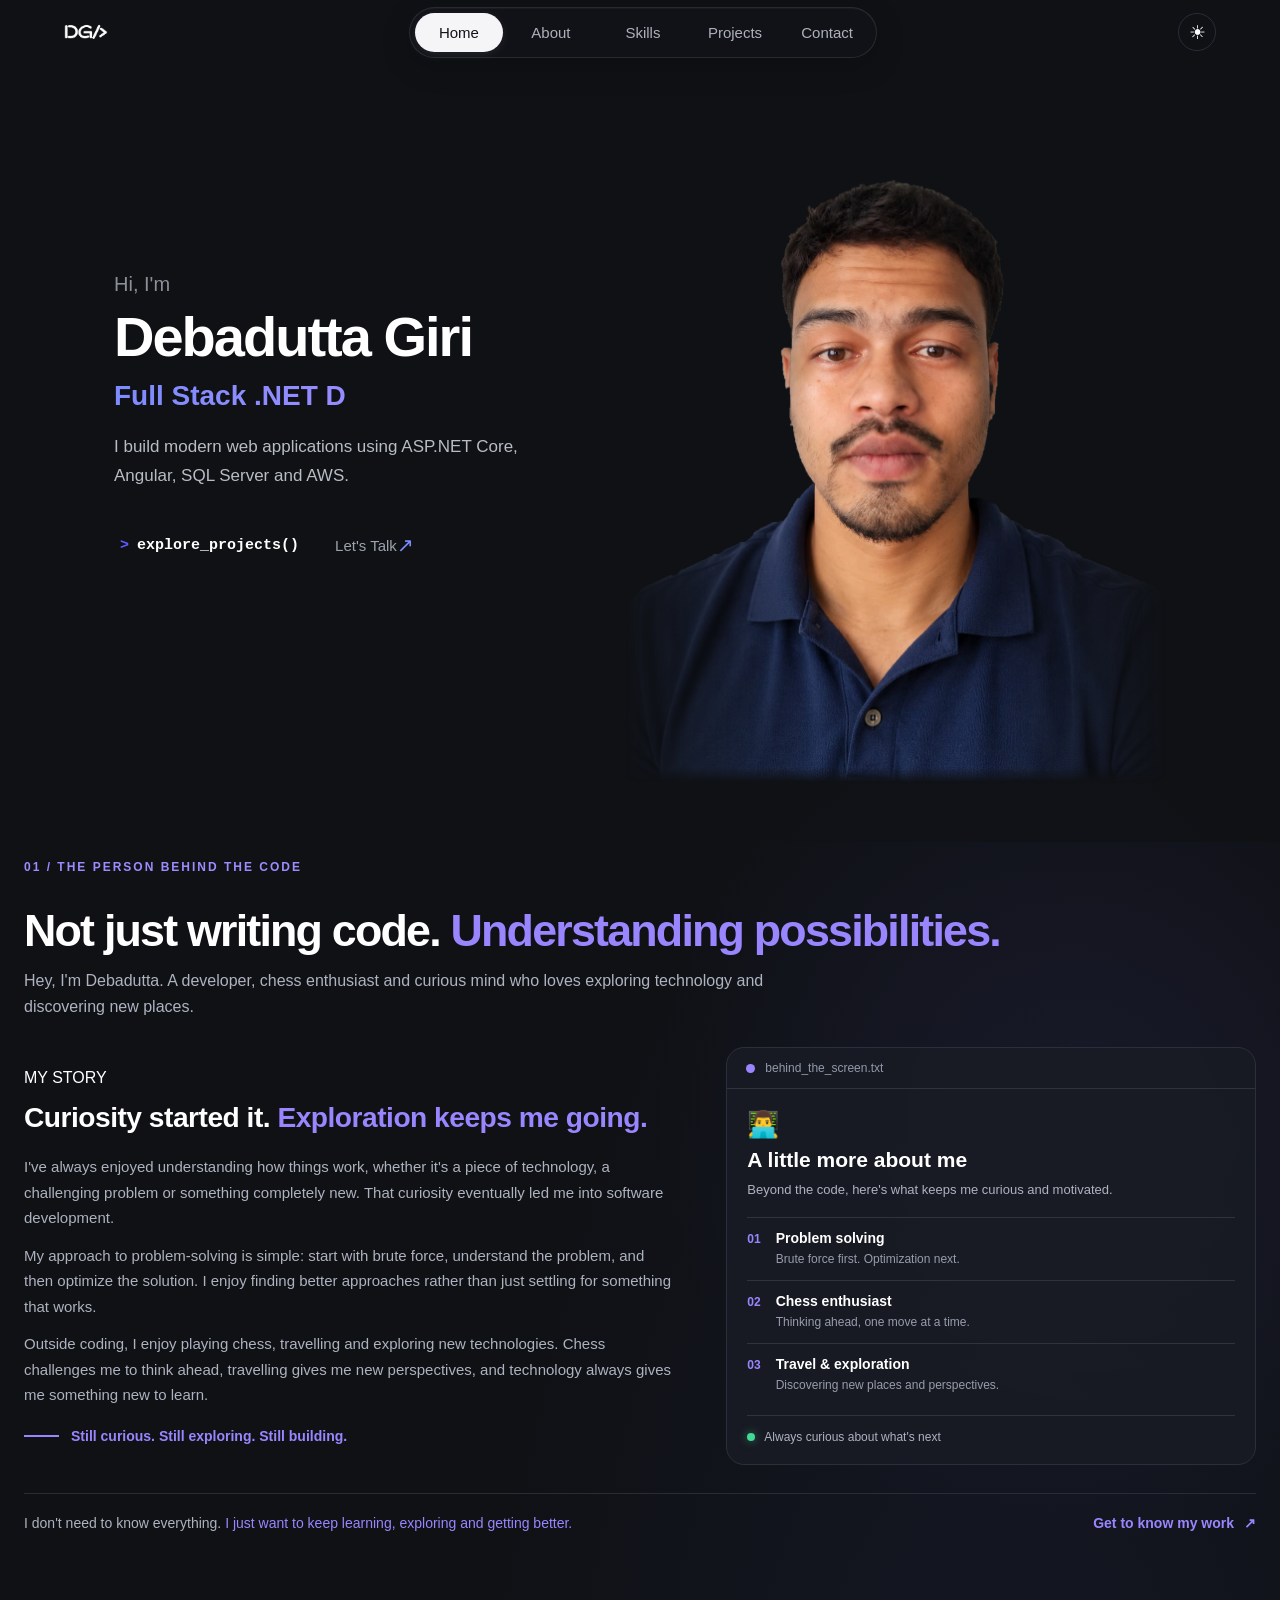
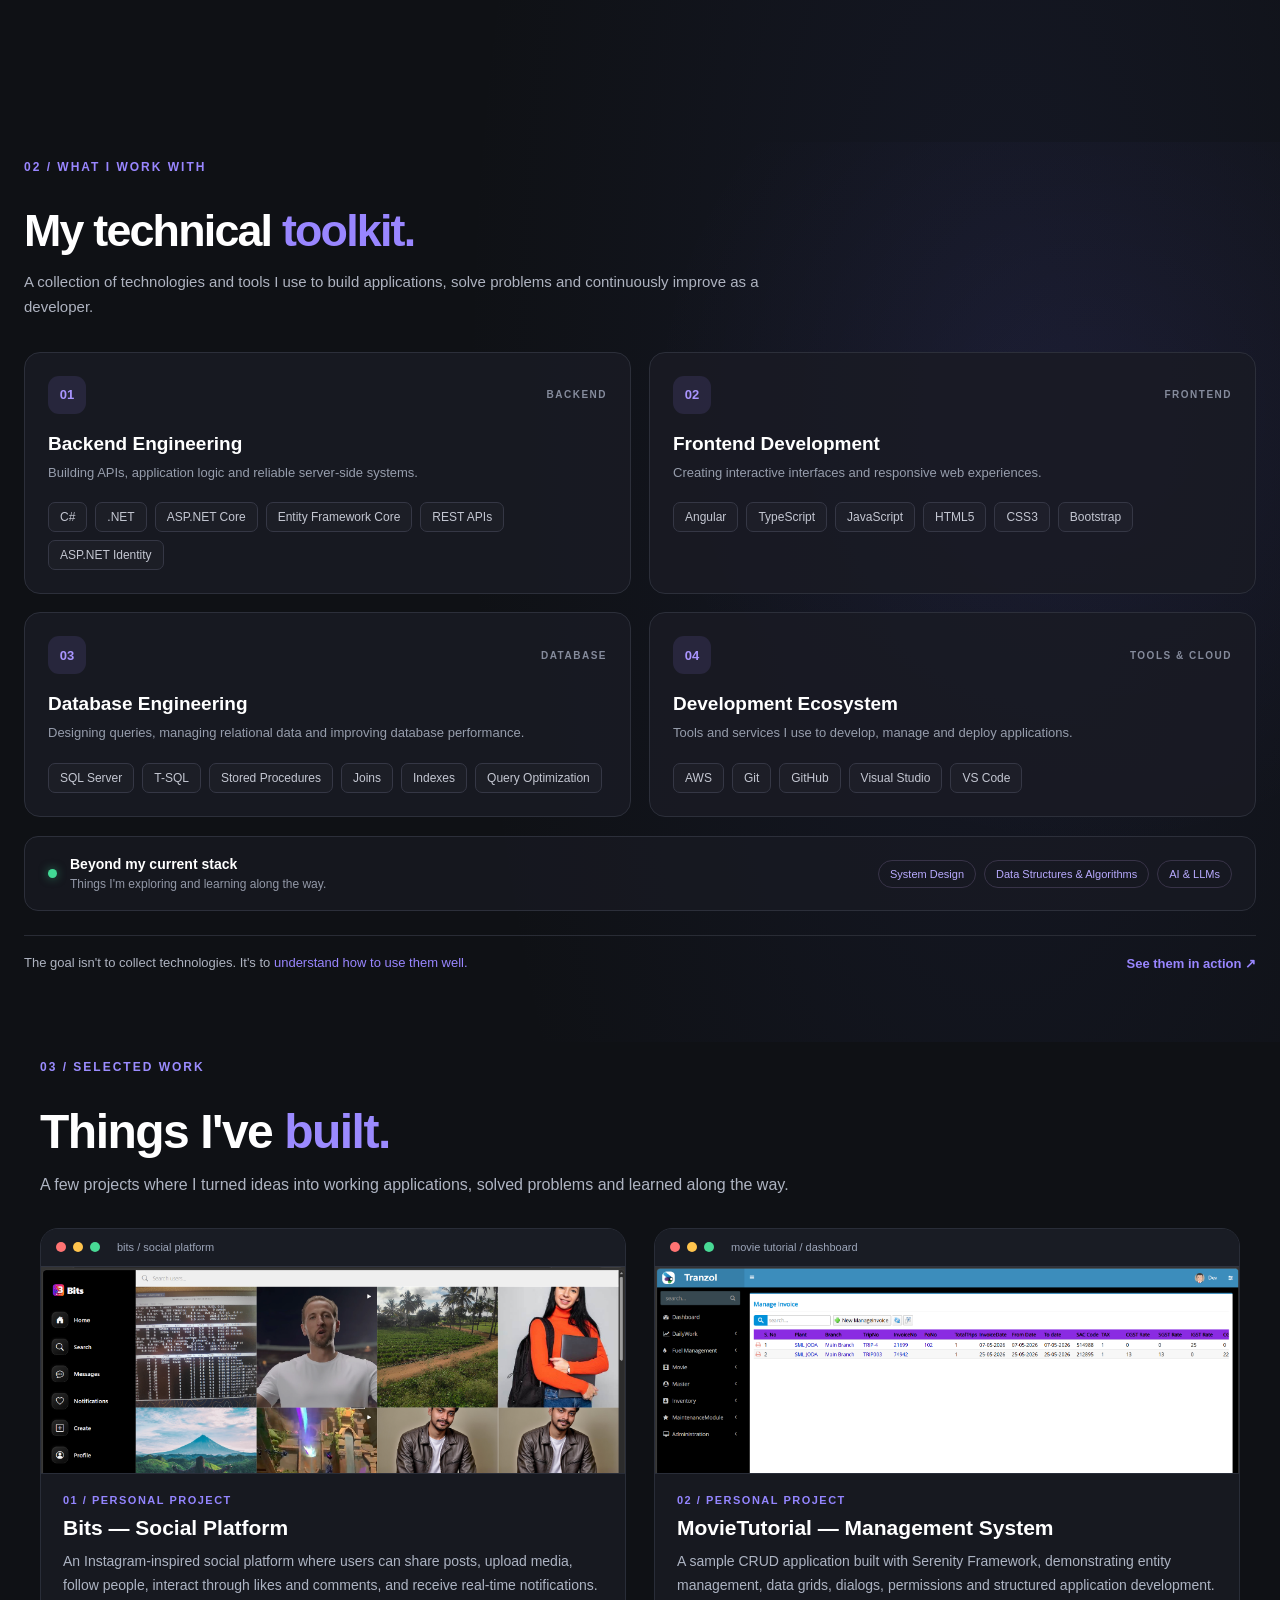
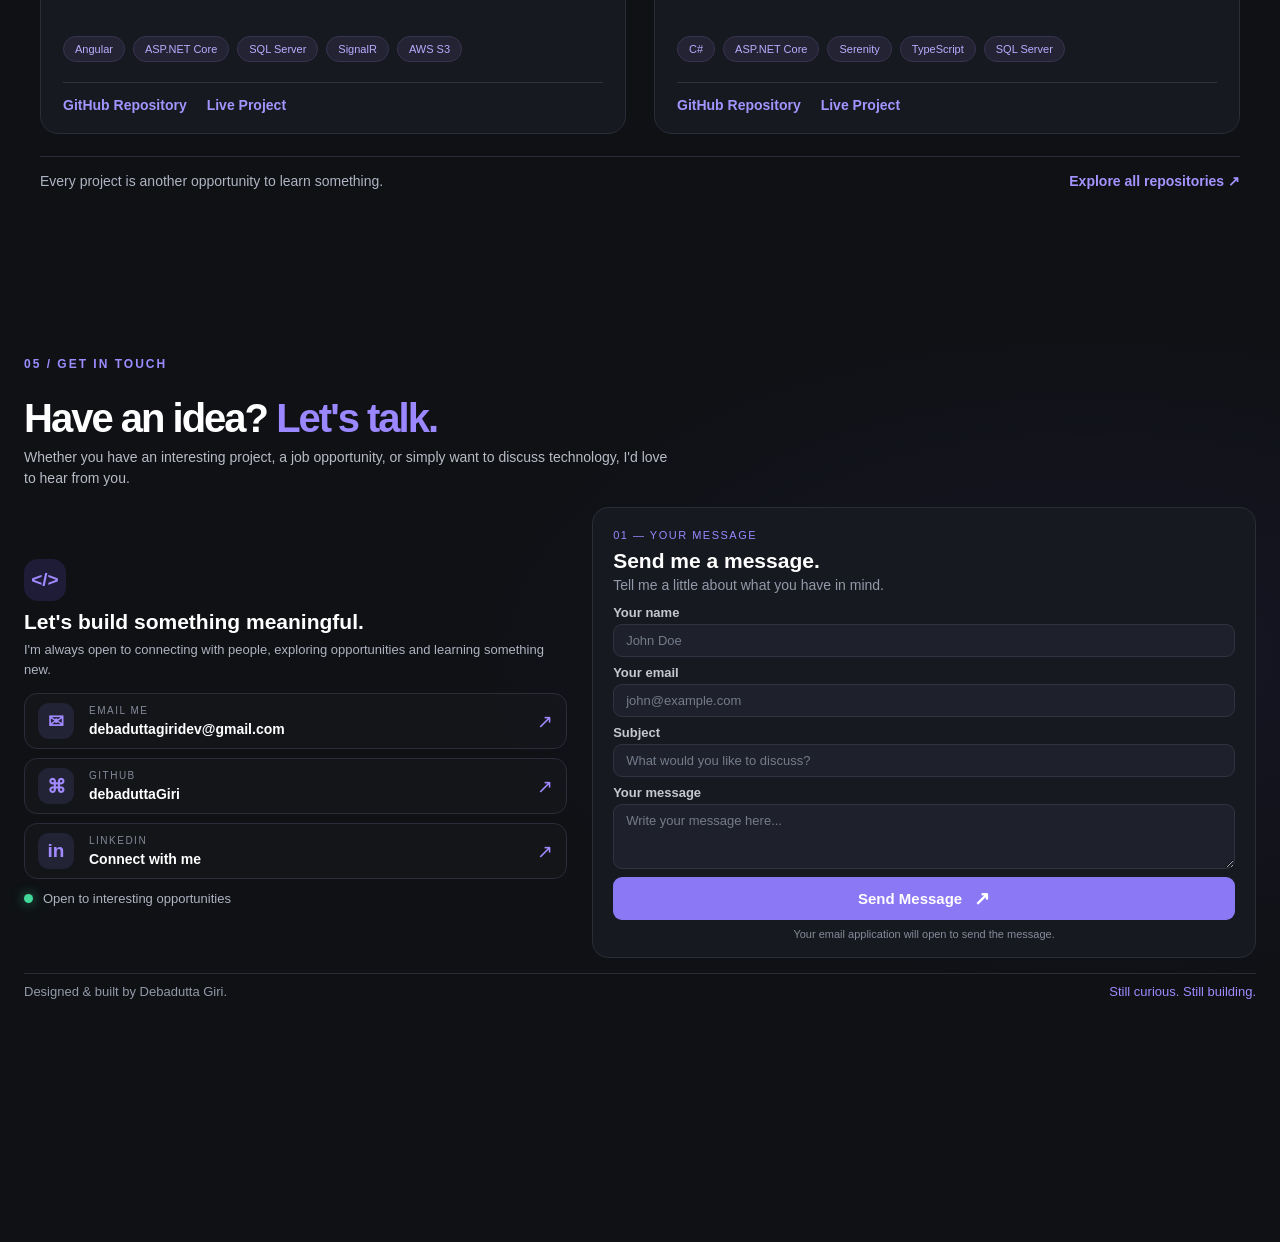
<file: index.html>
<!DOCTYPE html>
<html lang="en">

<head>
    <meta charset="UTF-8">
    <meta name="viewport" content="width=device-width, initial-scale=1.0">

    <title>Debadutta Giri | Full Stack Developer</title>

    <link rel="stylesheet" href="css/style.css">
</head>

<body>
    <div id="navbar"></div>
    <div id="content"></div>
    <script src="js/app.js"></script>
</body>

</html>
</file>
<file: css/style.css>
/* ========================================
   GLOBAL
======================================== */

:root {
    --bg: #0f1115;
    --surface: #171920;
    --surface-light: #191b25;
    --border: #292d38;
    --text: #fff;
    --muted: #aeb3c0;
    --purple: #9986ff;
    --purple-light: #a18aff;
    --navbar-height: 64px;
}

* {
    margin: 0;
    padding: 0;
    box-sizing: border-box;
}

html {
    scroll-behavior: smooth;
    scroll-padding-top: var(--navbar-height);
}

body {
    font-family: Arial, sans-serif;
    color: var(--text);
    background:
        radial-gradient(
            ellipse at 78% 45%,
            rgba(72, 85, 180, 0.10),
            transparent 38%
        ),
        var(--bg);
}

section[id] {
    scroll-margin-top: var(--navbar-height);
}

/* ========================================
   NAVBAR
======================================== */

.navbar {
    position: fixed;
    top: 0;
    left: 0;
    width: 100%;
    z-index: 1000;
}

.nav-container {
    max-width: 1200px;
    height: 64px;
    margin: auto;
    padding: 0 24px;
    display: flex;
    align-items: center;
    justify-content: space-between;
}

.logo {
    display: flex;
    align-items: center;
    text-decoration: none;
}

.logo img {
    width: 44px;
    height: 44px;
    object-fit: contain;
    transition: transform .3s ease;
}

.logo:hover img {
    transform: scale(1.08);
}

.nav-links {
    display: flex;
    align-items: center;
    gap: 4px;
    padding: 5px;
    border: 1px solid rgba(255,255,255,.10);
    border-radius: 50px;
    background: rgba(18,20,26,.78);
    backdrop-filter: blur(20px);
    -webkit-backdrop-filter: blur(20px);
    box-shadow:
        0 8px 30px rgba(0,0,0,.20),
        inset 0 1px 0 rgba(255,255,255,.04);
}

.nav-links a {
    min-width: 88px;
    padding: 11px 17px;
    display: flex;
    justify-content: center;
    align-items: center;
    color: #aeb1bb;
    text-decoration: none;
    font-size: 15px;
    font-weight: 500;
    border-radius: 50px;
    transition: color .3s ease, background .3s ease;
}

.nav-links a.active {
    color: #111318;
    background: #f5f5f7;
    box-shadow: 0 2px 10px rgba(255,255,255,.08);
}

.nav-links a:not(.active):hover {
    color: #fff;
    background: rgba(255,255,255,.08);
}

.menu-button {
    display: none;
    background: transparent;
    border: none;
    color: white;
    font-size: 24px;
    cursor: pointer;
}

/* ========================================
   HOME / HERO
======================================== */

.hero {
    min-height: calc(100vh - 80px);
    display: flex;
    align-items: center;
    overflow: hidden;
}

.hero-container {
    max-width: 1100px;
    width: 100%;
    margin: 0 auto;
    padding: 60px 24px;
    display: flex;
    align-items: center;
    justify-content: space-between;
    gap: 60px;
}

.hero-content {
    flex: 1;
}

.hero-greeting {
    font-size: 20px;
    color: #8b8f98;
    margin-bottom: 10px;
}

.hero-content h1 {
    font-size: 56px;
    line-height: 1.1;
    letter-spacing: -2px;
    margin-bottom: 12px;
}

.hero-content h2 {
    height: 34px;
    line-height: 34px;
    overflow: hidden;
    white-space: nowrap;
    font-size: 28px;
    margin-bottom: 20px;
    background: linear-gradient(
        90deg,
        #7c8cff,
        #b18cff,
        #7c8cff
    );
    background-size: 200% auto;
    -webkit-background-clip: text;
    background-clip: text;
    color: transparent;
    animation: gradientFlow 5s linear infinite;
}

.hero-description {
    max-width: 600px;
    color: #b8bcc5;
    font-size: 17px;
    line-height: 1.7;
}

/* Hero actions */

.hero-actions {
    display: flex;
    align-items: center;
    gap: 28px;
    margin-top: 30px;
}

.terminal-action {
    display: inline-flex;
    align-items: center;
    gap: 8px;
    padding: 12px 0;
    color: #fff;
    text-decoration: none;
    font-family: "Courier New", monospace;
    font-size: 15px;
    font-weight: 600;
    position: relative;
    transition: transform .3s ease, color .3s ease;
}

.terminal-prompt {
    color: #635bff;
    transition: transform .3s ease;
}

.terminal-text {
    position: relative;
}

.terminal-action .terminal-text::after {
    content: "";
    position: absolute;
    left: 0;
    bottom: -7px;
    width: 0;
    height: 2px;
    background: #635bff;
    transition: width .35s ease;
}

.terminal-arrow {
    font-size: 20px;
    color: #7c8cff;
    transition: transform .3s ease, color .3s ease;
}

.terminal-action:hover {
    color: #a5b4fc;
    transform: translateY(-3px);
}

.terminal-action:hover .terminal-text::after {
    width: 100%;
}

.terminal-action:hover .terminal-arrow {
    transform: translate(5px, -5px);
    color: #fff;
}

.terminal-action:hover .terminal-prompt {
    transform: translateX(3px);
}

.contact-action {
    color: #9da2ad;
    text-decoration: none;
    font-size: 15px;
    transition: all .3s ease;
}

.contact-action:hover {
    color: #fff;
    transform: translateY(-3px);
}

/* Hero image */

.hero-image {
    flex: 0 0 540px;
    height: 650px;
    display: flex;
    justify-content: center;
    align-items: flex-end;
}

.image-wrapper {
    width: 540px;
    height: 650px;
}

.image-wrapper img {
    display: block;
    width: 100%;
    height: 100%;
    object-fit: contain;
    object-position: center bottom;
    user-select: none;
    -webkit-user-select: none;
    -webkit-user-drag: none;
    -webkit-mask-image:
        linear-gradient(
            to right,
            transparent 0%,
            black 35%,
            black 65%,
            transparent 100%
        ),
        linear-gradient(
            to bottom,
            black 0%,
            black 65%,
            transparent 100%
        );
    -webkit-mask-composite: source-in;
    mask-image:
        linear-gradient(
            to right,
            transparent 0%,
            black 35%,
            black 65%,
            transparent 100%
        ),
        linear-gradient(
            to bottom,
            black 0%,
            black 65%,
            transparent 100%
        );
    mask-composite: intersect;
}

/* ========================================
   ANIMATIONS / REVEAL
======================================== */

@keyframes gradientFlow {
    to {
        background-position: 200% center;
    }
}

.reveal {
    opacity: 0;
    transform: translateY(25px);
    transition: opacity .8s ease, transform .8s ease;
}

.reveal.visible {
    opacity: 1;
    transform: translateY(0);
}

/* ========================================
   NAME ERASER
======================================== */

#erasableName {
    user-select: none;
    -webkit-user-select: none;
    touch-action: pan-y;
    cursor: grab;
}

#erasableName span {
    display: inline-block;
    position: relative;
    transition: opacity .4s ease, filter .4s ease;
}

#erasableName .name-space {
    white-space: pre;
}

#erasableName span.erased {
    opacity: 0;
    filter: blur(12px);
    animation: letterFly .65s ease forwards;
    pointer-events: none;
}

@keyframes letterFly {
    to {
        transform:
            translate(var(--fly-x), var(--fly-y))
            rotate(var(--fly-rotate))
            scale(.1);
        opacity: 0;
        filter: blur(12px);
    }
}

.magic-cursor {
    position: fixed;
    width: 24px;
    height: 24px;
    border-radius: 50%;
    border: 2px solid #a78bfa;
    background: rgba(124, 92, 255, .25);
    box-shadow:
        0 0 12px #8b5cf6,
        0 0 28px rgba(139, 92, 246, .7);
    pointer-events: none;
    z-index: 9999;
    transform: translate(-50%, -50%);
    animation: cursorPulse .8s infinite alternate;
}

@keyframes cursorPulse {
    to {
        scale: 1.4;
        box-shadow:
            0 0 18px #8b5cf6,
            0 0 35px #7c3aed;
    }
}

.magic-particle {
    position: fixed;
    width: 6px;
    height: 6px;
    background: #a78bfa;
    border-radius: 50%;
    pointer-events: none;
    z-index: 9999;
    animation: particleFly .65s ease-out forwards;
}

@keyframes particleFly {
    to {
        transform:
            translate(var(--particle-x), var(--particle-y))
            scale(0);
        opacity: 0;
    }
}

#erasableName.erasing {
    cursor: crosshair;
}

/* ========================================
   COMMON SECTION STYLES
======================================== */

.section-label {
    display: inline-block;
    color: #9b8cff;
    font-size: 12px;
    font-weight: 700;
    letter-spacing: 2px;
    margin-bottom: 18px;
}

/* ========================================
   ABOUT
======================================== */

.about-section,
.skills-section,
.projects-section {
    min-height: 100vh;
    min-height: 100svh;
    padding: 15px 24px 30px;
    display: flex;
    align-items: flex-start;
}

.about-section {
    background:
        radial-gradient(
            circle at 85% 30%,
            rgba(124, 108, 255, .07),
            transparent 35%
        );
}

.about-container {
    width: 100%;
    max-width: 1250px;
    margin: 0 auto;
}

.about-header {
    max-width: 1000px;
    margin-bottom: 28px;
}

.about-header h2 {
    font-size: clamp(34px, 3.5vw, 48px);
    line-height: 1.13;
    letter-spacing: -1.8px;
    margin: 13px 0;
}

.about-header h2 span,
.about-story h3 span,
.about-bottom p span {
    color: #9986ff;
}

.about-intro {
    max-width: 800px;
    color: #aeb3c0;
    font-size: 16px;
    line-height: 1.6;
}

.about-layout {
    display: grid;
    grid-template-columns: 1.1fr .9fr;
    align-items: center;
    gap: 55px;
}

.about-story h3 {
    font-size: clamp(24px, 2.2vw, 30px);
    line-height: 1.3;
    letter-spacing: -.5px;
    margin: 13px 0 18px;
}

.about-story p {
    color: #adb2bf;
    font-size: 15px;
    line-height: 1.7;
    margin-bottom: 12px;
}

.about-signature {
    display: flex;
    align-items: center;
    gap: 12px;
    margin-top: 20px;
    color: #9986ff;
    font-size: 14px;
    font-weight: 600;
}

.signature-line {
    width: 35px;
    height: 2px;
    background: #9986ff;
    flex-shrink: 0;
}

/* Personal card */

.about-personal {
    width: 100%;
    background: rgba(25, 27, 36, .9);
    border: 1px solid #2c2f3a;
    border-radius: 18px;
    overflow: hidden;
    transition: transform .3s ease, border-color .3s ease;
}

.about-personal:hover {
    transform: translateY(-3px);
    border-color: #6256a8;
}

.personal-card-top {
    display: flex;
    align-items: center;
    gap: 10px;
    padding: 13px 19px;
    border-bottom: 1px solid #30333d;
    color: #9299aa;
    font-size: 12px;
}

.personal-dot {
    width: 9px;
    height: 9px;
    border-radius: 50%;
    background: #9986ff;
}

.personal-content {
    padding: 20px;
}

.personal-emoji {
    display: block;
    font-size: 26px;
    margin-bottom: 8px;
}

.personal-content h3 {
    font-size: 21px;
    margin-bottom: 8px;
}

.personal-content > p {
    color: #aeb3c0;
    font-size: 13px;
    line-height: 1.6;
    margin-bottom: 16px;
}

.personal-item {
    display: flex;
    align-items: flex-start;
    gap: 15px;
    padding: 12px 0;
    border-top: 1px solid #30333d;
}

.personal-item > span {
    color: #9986ff;
    font-size: 12px;
    font-weight: 700;
    padding-top: 2px;
}

.personal-item strong,
.personal-item small {
    display: block;
}

.personal-item strong {
    font-size: 14px;
    margin-bottom: 4px;
}

.personal-item small {
    color: #969dac;
    font-size: 12px;
    line-height: 1.5;
}

.personal-footer {
    display: flex;
    align-items: center;
    gap: 9px;
    margin-top: 9px;
    padding-top: 14px;
    border-top: 1px solid #30333d;
    color: #aeb3c0;
    font-size: 12px;
}

.online-dot {
    width: 8px;
    height: 8px;
    border-radius: 50%;
    background: #42d995;
    box-shadow: 0 0 9px rgba(66, 217, 149, .5);
    flex-shrink: 0;
}

/* About footer */

.about-bottom {
    display: flex;
    justify-content: space-between;
    align-items: center;
    gap: 20px;
    margin-top: 28px;
    padding-top: 18px;
    border-top: 1px solid #292c35;
}

.about-bottom p {
    color: #aeb3c0;
    font-size: 14px;
    line-height: 1.6;
}

.about-link {
    display: inline-flex;
    align-items: center;
    gap: 10px;
    color: #9986ff;
    text-decoration: none;
    font-size: 14px;
    font-weight: 600;
    white-space: nowrap;
    transition: color .3s ease;
}

.about-link:hover {
    color: white;
}

.about-link span {
    transition: transform .3s ease;
}

.about-link:hover span {
    transform: translate(4px, -4px);
}

/* ========================================
   SKILLS
======================================== */

.skills-section {
    background:
        radial-gradient(
            circle at 85% 30%,
            rgba(124, 108, 255, .07),
            transparent 35%
        );
}

.skills-container {
    width: 100%;
    max-width: 1250px;
    margin: 0 auto;
}

.skills-header {
    max-width: 750px;
    margin-bottom: 32px;
}

.skills-header .section-label {
    color: #9986ff;
}

.skills-header h2 {
    font-size: clamp(34px, 3.5vw, 48px);
    letter-spacing: -1.8px;
    margin: 13px 0;
}

.skills-header h2 span {
    color: #9986ff;
}

.skills-header p {
    color: #aeb3c0;
    font-size: 15px;
    line-height: 1.7;
}

.skills-grid {
    display: grid;
    grid-template-columns: repeat(2, minmax(0, 1fr));
    gap: 18px;
}

.skill-card {
    padding: 23px;
    background: rgba(25, 27, 36, .85);
    border: 1px solid #2c2f3a;
    border-radius: 16px;
    transition:
        transform .3s ease,
        border-color .3s ease,
        background .3s ease;
}

.skill-card:hover {
    transform: translateY(-5px);
    border-color: #7162b9;
    background: #191b25;
}

.skill-card-top {
    display: flex;
    align-items: center;
    justify-content: space-between;
    margin-bottom: 19px;
}

.skill-icon {
    width: 38px;
    height: 38px;
    display: grid;
    place-items: center;
    border-radius: 11px;
    background: rgba(153, 134, 255, .12);
    color: #a995ff;
    font-size: 13px;
    font-weight: 700;
}

.skill-category {
    color: #858b9c;
    font-size: 10px;
    font-weight: 700;
    letter-spacing: 1.5px;
}

.skill-card h3 {
    font-size: 19px;
    margin-bottom: 8px;
}

.skill-card > p {
    color: #969dac;
    font-size: 13px;
    line-height: 1.6;
    margin-bottom: 19px;
}

.skill-tags {
    display: flex;
    flex-wrap: wrap;
    gap: 8px;
}

.skill-tags span {
    padding: 7px 11px;
    border: 1px solid #353745;
    border-radius: 7px;
    background: rgba(255,255,255,.025);
    color: #c4c7d2;
    font-size: 12px;
    transition: .25s ease;
}

.skill-tags span:hover {
    color: #b6a8ff;
    border-color: #7665c3;
    background: rgba(153,134,255,.09);
}

/* Exploring */

.exploring-card {
    display: flex;
    align-items: center;
    justify-content: space-between;
    gap: 25px;
    margin-top: 19px;
    padding: 19px 23px;
    background: rgba(25, 27, 36, .65);
    border: 1px solid #2c2f3a;
    border-radius: 14px;
}

.exploring-heading {
    display: flex;
    align-items: center;
    gap: 13px;
}

.exploring-dot {
    width: 9px;
    height: 9px;
    flex-shrink: 0;
    background: #42d995;
    border-radius: 50%;
    box-shadow: 0 0 10px rgba(66,217,149,.5);
}

.exploring-heading h3 {
    font-size: 14px;
    margin-bottom: 5px;
}

.exploring-heading p {
    color: #9298a7;
    font-size: 12px;
}

.exploring-tags {
    display: flex;
    flex-wrap: wrap;
    gap: 8px;
}

.exploring-tags span {
    padding: 7px 11px;
    border: 1px solid #383348;
    border-radius: 30px;
    color: #b8aaff;
    font-size: 11px;
}

/* Skills footer */

.skills-bottom {
    display: flex;
    justify-content: space-between;
    align-items: center;
    gap: 20px;
    margin-top: 24px;
    padding-top: 17px;
    border-top: 1px solid #292c35;
}

.skills-bottom p {
    color: #aeb3c0;
    font-size: 13px;
    line-height: 1.6;
}

.skills-bottom p span {
    color: #9986ff;
}

.skills-link {
    color: #9986ff;
    text-decoration: none;
    font-size: 13px;
    font-weight: 600;
    white-space: nowrap;
}

.skills-link span {
    display: inline-block;
    transition: transform .3s ease;
}

.skills-link:hover {
    color: white;
}

.skills-link:hover span {
    transform: translate(4px, -4px);
}

/* ========================================
   PROJECTS
======================================== */

.projects-section {
    background: var(--bg);
}

.projects-container {
    width: 100%;
    max-width: 1200px;
    margin: 0 auto;
}

.projects-heading {
    max-width: 750px;
    margin-bottom: 30px;
}

.projects-heading h2 {
    margin: 12px 0;
    font-size: clamp(36px, 4vw, 48px);
    letter-spacing: -1.5px;
}

.projects-heading h2 span {
    color: #9b8aff;
}

.projects-heading p {
    color: #aeb4c2;
    font-size: 16px;
    line-height: 1.7;
}

.projects-grid {
    display: grid;
    grid-template-columns: repeat(2, minmax(0, 1fr));
    gap: 28px;
}

.project-card {
    overflow: hidden;
    background: #171920;
    border: 1px solid #292d38;
    border-radius: 18px;
    transition: transform .3s ease, border-color .3s ease;
}

.project-card:hover {
    transform: translateY(-5px);
    border-color: #7668dc;
}

.project-preview {
    height: 245px;
    overflow: hidden;
    background: #1b1e27;
    border-bottom: 1px solid #292d38;
}

.preview-topbar {
    height: 38px;
    display: flex;
    align-items: center;
    gap: 7px;
    padding: 0 15px;
    background: #191c24;
    border-bottom: 1px solid #303440;
}

.preview-topbar > span {
    width: 10px;
    height: 10px;
    border-radius: 50%;
    background: #ff7373;
}

.preview-topbar > span:nth-child(2) {
    background: #ffc44d;
}

.preview-topbar > span:nth-child(3) {
    background: #48d995;
}

.preview-topbar small {
    margin-left: 10px;
    color: #9ba4b8;
    font-size: 11px;
}

.project-image-container {
    width: 100%;
    height: calc(100% - 38px);
    overflow: hidden;
    background: #171a23;
    display: flex;
    align-items: center;
    justify-content: center;
}

.project-image {
    display: block;
    width: 100%;
    height: 100%;
    object-fit: cover;
    object-position: top center;
    transition: transform .4s ease;
}

.project-card:hover .project-image {
    transform: scale(1.035);
}

.project-info {
    padding: 20px 22px;
}

.project-number {
    color: #9485ff;
    font-size: 11px;
    font-weight: 700;
    letter-spacing: 1.5px;
}

.project-info h3 {
    margin: 10px 0;
    font-size: 21px;
}

.project-info p {
    min-height: 72px;
    color: #adb4c3;
    font-size: 14px;
    line-height: 1.7;
}

.project-tech {
    display: flex;
    flex-wrap: wrap;
    gap: 8px;
    margin: 14px 0;
}

.project-tech span {
    padding: 6px 11px;
    color: #b8adff;
    background: #242334;
    border: 1px solid #38334f;
    border-radius: 20px;
    font-size: 11px;
}

.project-links {
    padding-top: 14px;
    border-top: 1px solid #30333d;
}

.project-links a,
.projects-footer a {
    color: #a394ff;
    text-decoration: none;
    font-size: 14px;
    font-weight: 600;
    transition: color .2s ease;
}

.project-links a:hover,
.projects-footer a:hover {
    color: white;
}

.projects-footer {
    display: flex;
    align-items: center;
    justify-content: space-between;
    gap: 20px;
    margin-top: 22px;
    padding-top: 16px;
    border-top: 1px solid #292d38;
}

.projects-footer p {
    color: #aeb4c2;
    font-size: 14px;
}

/* ========================================
   CONTACT
======================================== */

.contact-section {
    min-height: 100vh;
    min-height: 100svh;
    padding: 12px 24px 15px;
    background:
        radial-gradient(
            ellipse at 85% 35%,
            rgba(124, 92, 255, .07),
            transparent 40%
        );
}

.contact-container {
    max-width: 1250px;
    width: 100%;
    margin: 0 auto;
}

.contact-heading {
    max-width: 720px;
    margin-bottom: 18px;
}

.contact-heading h2 {
    font-size: 40px;
    line-height: 1.12;
    letter-spacing: -2px;
    margin: 7px 0;
}

.contact-heading h2 span {
    color: #9b87ff;
}

.contact-heading p {
    max-width: 650px;
    color: #b8bcc5;
    font-size: 14px;
    line-height: 1.5;
}

.contact-grid {
    display: grid;
    grid-template-columns: .9fr 1.1fr;
    gap: 25px;
    align-items: center;
}

.contact-info {
    display: flex;
    flex-direction: column;
    gap: 9px;
}

.contact-intro {
    margin-bottom: 5px;
}

.contact-icon {
    width: 42px;
    height: 42px;
    display: flex;
    align-items: center;
    justify-content: center;
    border-radius: 14px;
    background: rgba(124, 92, 255, .15);
    color: #a18aff;
    font-size: 19px;
    font-weight: 700;
    margin-bottom: 9px;
}

.contact-intro h3 {
    font-size: 21px;
    margin-bottom: 6px;
}

.contact-intro p {
    color: #aeb3c0;
    font-size: 13px;
    line-height: 1.5;
}

/* Contact links */

.contact-link {
    display: flex;
    align-items: center;
    gap: 15px;
    padding: 9px 13px;
    border: 1px solid #292d38;
    border-radius: 13px;
    background: rgba(255,255,255,.015);
    color: #fff;
    text-decoration: none;
    transition: .3s ease;
}

.contact-link:hover {
    border-color: #8270ef;
    background: rgba(124, 92, 255, .07);
    transform: translateX(4px);
}

.contact-link-icon {
    width: 36px;
    height: 36px;
    flex-shrink: 0;
    display: flex;
    align-items: center;
    justify-content: center;
    background: #222335;
    color: #a18aff;
    border-radius: 11px;
    font-size: 19px;
    font-weight: 700;
}

.contact-link div:nth-child(2) {
    display: flex;
    flex-direction: column;
    gap: 5px;
    min-width: 0;
}

.contact-link small {
    color: #858b9a;
    font-size: 10px;
    letter-spacing: 1.5px;
}

.contact-link strong {
    font-size: 14px;
    overflow-wrap: anywhere;
}

.contact-arrow {
    margin-left: auto;
    color: #a18aff;
    font-size: 19px;
}

.availability {
    display: flex;
    align-items: center;
    gap: 10px;
    color: #aeb3c0;
    font-size: 13px;
    margin-top: 3px;
}

.availability-dot {
    width: 9px;
    height: 9px;
    background: #42d99b;
    border-radius: 50%;
    box-shadow: 0 0 12px rgba(66, 217, 155, .6);
}

/* Contact form */

.contact-form-card {
    padding: 17px 20px;
    border: 1px solid #292d38;
    border-radius: 16px;
    background: #171920;
}

.form-heading {
    margin-bottom: 12px;
}

.form-heading > span {
    color: #9b87ff;
    font-size: 11px;
    letter-spacing: 1.5px;
}

.form-heading h3 {
    font-size: 21px;
    margin: 6px 0 4px;
}

.form-heading p {
    color: #9299a8;
    font-size: 14px;
}

.contact-form-card form {
    display: flex;
    flex-direction: column;
    gap: 8px;
}

.form-group {
    display: flex;
    flex-direction: column;
    gap: 4px;
}

.form-group label {
    color: #c5c8d1;
    font-size: 13px;
    font-weight: 600;
}

.form-group input,
.form-group textarea {
    width: 100%;
    padding: 8px 12px;
    color: #fff;
    font-family: inherit;
    font-size: 13px;
    background: #1e212b;
    border: 1px solid #303440;
    border-radius: 9px;
    outline: none;
    transition: border-color .3s ease;
}

.form-group textarea {
    resize: vertical;
    min-height: 55px;
    max-height: 65px;
}

.form-group input::placeholder,
.form-group textarea::placeholder {
    color: #747b8b;
}

.form-group input:focus,
.form-group textarea:focus {
    border-color: #927aff;
}

.contact-submit {
    width: 100%;
    padding: 10px;
    display: flex;
    align-items: center;
    justify-content: center;
    gap: 12px;
    border: none;
    border-radius: 9px;
    background: #8b78f5;
    color: #fff;
    font-size: 15px;
    font-weight: 700;
    cursor: pointer;
    transition: .3s ease;
}

.contact-submit:hover {
    background: #a08fff;
    transform: translateY(-2px);
}

.contact-submit span {
    font-size: 19px;
}

.form-note {
    color: #858b99;
    font-size: 11px;
    text-align: center;
}

/* Contact footer */

.contact-footer {
    display: flex;
    justify-content: space-between;
    gap: 15px;
    margin-top: 15px;
    padding-top: 10px;
    border-top: 1px solid #292d38;
    color: #9299a8;
    font-size: 13px;
}

.contact-footer span {
    color: #a18aff;
}

/* ========================================
   SHORT DESKTOP SCREENS
======================================== */

@media (min-width: 769px) and (max-height: 800px) {
    .about-header {
        margin-bottom: 19px;
    }

    .about-header h2 {
        font-size: 38px;
        margin: 9px 0;
    }

    .about-layout {
        gap: 38px;
    }

    .about-story h3 {
        font-size: 25px;
        margin: 10px 0 13px;
    }

    .about-story p {
        font-size: 14px;
        line-height: 1.55;
        margin-bottom: 9px;
    }

    .about-signature {
        margin-top: 13px;
    }

    .personal-content {
        padding: 15px 18px;
    }

    .personal-content > p {
        margin-bottom: 10px;
    }

    .personal-item {
        padding: 9px 0;
    }

    .personal-footer {
        padding-top: 11px;
    }

    .about-bottom {
        margin-top: 19px;
        padding-top: 13px;
    }

    .skills-header {
        margin-bottom: 20px;
    }

    .skills-header h2 {
        font-size: 38px;
        margin: 8px 0;
    }

    .skills-grid {
        gap: 12px;
    }

    .skill-card {
        padding: 17px;
    }

    .skill-card-top {
        margin-bottom: 12px;
    }

    .skill-card h3 {
        font-size: 17px;
    }

    .skill-card > p {
        margin-bottom: 12px;
    }

    .skill-tags {
        gap: 6px;
    }

    .skill-tags span {
        padding: 6px 9px;
        font-size: 11px;
    }

    .exploring-card {
        margin-top: 12px;
        padding: 13px 18px;
    }

    .skills-bottom {
        margin-top: 15px;
        padding-top: 12px;
    }

    .projects-heading {
        margin-bottom: 20px;
    }

    .projects-heading h2 {
        font-size: 40px;
        margin: 8px 0;
    }

    .projects-heading p {
        font-size: 14px;
    }

    .project-preview {
        height: 175px;
    }

    .project-info {
        padding: 15px 18px;
    }

    .project-info h3 {
        font-size: 19px;
        margin: 8px 0;
    }

    .project-info p {
        min-height: 58px;
        font-size: 13px;
        line-height: 1.55;
    }

    .project-tech {
        margin: 10px 0;
    }

    .project-links {
        padding-top: 10px;
    }

    .projects-footer {
        margin-top: 14px;
        padding-top: 11px;
    }

    .contact-heading {
        margin-bottom: 18px;
    }

    .contact-grid {
        gap: 25px;
    }

    .contact-info {
        gap: 9px;
    }

    .contact-form-card {
        padding: 17px 20px;
    }

    .contact-form-card form {
        gap: 8px;
    }

    .form-group {
        gap: 4px;
    }

    .form-group textarea {
        min-height: 55px;
        max-height: 65px;
    }

    .contact-footer {
        margin-top: 12px;
        padding-top: 10px;
    }
}

/* ========================================
   TABLET
======================================== */

@media (max-width: 1000px) and (min-width: 769px) {
    .about-layout {
        gap: 28px;
        grid-template-columns: 1fr .95fr;
    }

    .about-header h2 {
        font-size: 38px;
    }

    .about-story p {
        font-size: 14px;
    }
}

@media (max-width: 900px) and (min-width: 769px) {
    .exploring-card {
        align-items: flex-start;
        flex-direction: column;
        gap: 13px;
    }
}

/* ========================================
   MOBILE
======================================== */

@media (max-width: 768px) {
    section[id] {
        scroll-margin-top: 65px;
    }

    /* Navbar */

    .navbar {
        top: 8px;
        width: 100%;
    }

    .nav-container {
        width: calc(100% - 24px);
        height: 58px;
        padding: 5px 8px;
        gap: 5px;

        display: flex;
        align-items: center;

        background: rgba(15, 17, 21, 0.96);
        border: 1px solid rgba(255,255,255,.12);
        border-radius: 50px;

        backdrop-filter: blur(18px);
        -webkit-backdrop-filter: blur(18px);
    }

    .logo {
        flex: 0 0 38px;
    }

    .logo img {
        width: 34px;
        height: 34px;
    }

    .menu-button {
        display: none !important;
    }

    .nav-links {
        display: flex !important;
        flex: 1;
        min-width: 0;
        width: 0;

        align-items: center;
        justify-content: space-between;
        gap: 2px;

        padding: 3px;
        position: static;

        overflow: visible;
        white-space: nowrap;

        background: transparent;
        border: none;
        box-shadow: none;
    }

    .nav-links a {
        flex: 1 1 0;
        min-width: 0;
        width: auto;

        padding: 10px 2px;
        text-align: center;

        font-size: clamp(9px, 2.8vw, 12px);
        font-weight: 600;

        border-radius: 30px;
    }

    .nav-links a.active {
        color: #fff;
        background: #292746;
    }
    /* Hero */

    

/* Mobile hero layout */
.hero {
    min-height: auto;
    overflow: hidden;
}

.hero-container {
    flex-direction: column;
    align-items: center;
    padding: 100px 20px 30px;
    gap: 20px;
    text-align: center;
}

.hero-content {
    position: relative;
    z-index: 2;
    width: 100%;
}

/* Mobile portrait */
.hero-image {
    position: relative;
    z-index: 1;
    flex: none;
    display: flex;
    justify-content: center;
    align-items: flex-start;

    width: 100%;
    height: auto;
    min-height: 0;

    margin: 10px auto 0;
}

.image-wrapper {
    position: relative;
    width: min(330px, 100%);
    height: auto;
    margin: 0 auto;
}

.image-wrapper img {
    display: block;
    width: 100%;
    height: auto;
    object-fit: contain;
    object-position: center top;
}


    /* About, skills and projects */

    .about-section,
    .skills-section,
    .projects-section {
        min-height: auto;
        display: block;
        padding: 20px 20px 50px;
    }

    .about-header {
        margin-bottom: 32px;
    }

    .about-header h2 {
        font-size: 36px;
        letter-spacing: -1px;
    }

    .about-intro {
        font-size: 15px;
    }

    .about-layout {
        grid-template-columns: 1fr;
        gap: 30px;
    }

    .about-story h3 {
        font-size: 26px;
    }

    .about-story p {
        font-size: 15px;
        line-height: 1.7;
    }

    .personal-content {
        padding: 20px;
    }

    .personal-item {
        padding: 14px 0;
    }

    .about-bottom {
        flex-direction: column;
        align-items: flex-start;
        gap: 15px;
        margin-top: 30px;
    }

    .skills-header {
        margin-bottom: 28px;
    }

    .skills-header h2 {
        font-size: 36px;
    }

    .skills-header p {
        font-size: 14px;
    }

    .skills-grid {
        grid-template-columns: 1fr;
        gap: 13px;
    }

    .skill-card {
        padding: 20px;
    }

    .exploring-card {
        align-items: flex-start;
        flex-direction: column;
        gap: 17px;
        padding: 19px;
    }

    .exploring-tags {
        gap: 7px;
    }

    .skills-bottom {
        align-items: flex-start;
        flex-direction: column;
        gap: 13px;
    }

    .projects-heading {
        margin-bottom: 30px;
    }

    .projects-heading h2 {
        font-size: 36px;
    }

    .projects-grid {
        grid-template-columns: 1fr;
        gap: 22px;
    }

    .project-preview {
        height: 220px;
    }

    .project-image {
        object-fit: contain;
    }

    .project-info {
        padding: 20px;
    }

    .project-info p {
        min-height: auto;
    }

    .projects-footer {
        align-items: flex-start;
        flex-direction: column;
        gap: 12px;
    }

    /* Contact */

    .contact-section {
        min-height: auto;
        padding: 90px 20px 30px;
    }

    .contact-heading {
        margin-bottom: 35px;
    }

    .contact-heading h2 {
        font-size: 39px;
        letter-spacing: -1.5px;
    }

    .contact-grid {
        grid-template-columns: 1fr;
        gap: 35px;
    }

    .contact-form-card {
        padding: 22px;
    }

    .contact-intro h3 {
        font-size: 22px;
    }

    .contact-footer {
        flex-direction: column;
        margin-top: 45px;
        text-align: center;
    }

    .form-group textarea {
        min-height: 110px;
        max-height: none;
    }
}

/* ========================================
   SMALL MOBILE
======================================== */

@media (max-width: 400px) {
    .about-section,
    .skills-section,
    .projects-section {
        padding-left: 17px;
        padding-right: 17px;
    }

    .about-header h2,
    .skills-header h2 {
        font-size: 31px;
    }

    .about-story h3 {
        font-size: 24px;
    }

    .personal-content {
        padding: 17px;
    }

    .personal-content h3 {
        font-size: 19px;
    }

    .skill-card {
        padding: 17px;
    }

    .skill-card h3 {
        font-size: 17px;
    }

    .skill-tags span {
        font-size: 11px;
    }
}

/* ========================================
   ACCESSIBILITY
======================================== */

@media (prefers-reduced-motion: reduce) {
    *,
    *::before,
    *::after {
        animation: none !important;
        transition: none !important;
        scroll-behavior: auto !important;
    }
}
@media (max-width: 768px) {
    #home {
        min-height: 100vh;
        min-height: 100svh;
        box-sizing: border-box;
        padding-bottom: 40px;
    }
}

/* LIGHT THEME */
:root[data-theme="light"] {
    --bg: #f5f6fa;
    --surface: #ffffff;
    --surface-light: #eef0f6;
    --border: #dfe2eb;
    --text: #171923;
    --muted: #626979;
}

/* Light theme base */
:root[data-theme="light"] body {
    background: var(--bg);
    color: var(--text);
}

/* Navbar */
:root[data-theme="light"] .nav-links {
    background: rgba(255, 255, 255, .9);
    border-color: var(--border);
}

:root[data-theme="light"] .nav-links a {
    color: #555b6b;
}

:root[data-theme="light"] .nav-links a.active {
    background: #292746;
    color: #fff;
}

/* Cards and sections */
:root[data-theme="light"] .about-personal,
:root[data-theme="light"] .skill-card,
:root[data-theme="light"] .exploring-card,
:root[data-theme="light"] .project-card,
:root[data-theme="light"] .contact-form-card {
    background: var(--surface);
    border-color: var(--border);
}

/* Text */
:root[data-theme="light"] .about-story p,
:root[data-theme="light"] .about-intro,
:root[data-theme="light"] .skills-header p,
:root[data-theme="light"] .projects-heading p,
:root[data-theme="light"] .contact-heading p {
    color: var(--muted);
}

/* Form */
:root[data-theme="light"] .form-group input,
:root[data-theme="light"] .form-group textarea {
    background: #fff;
    color: #171923;
    border-color: var(--border);
}

/* Theme button */
.theme-toggle {
    width: 38px;
    height: 38px;
    border: 1px solid var(--border);
    border-radius: 50%;
    background: transparent;
    color: var(--text);
    font-size: 19px;
    cursor: pointer;
}


/* ========================================
   LIGHT THEME - REFINED
======================================== */

:root[data-theme="light"] {
    --bg: #f5f5fa;
    --surface: #ffffff;
    --surface-light: #eeedf8;
    --border: #e2e1ec;
    --text: #191927;
    --muted: #656579;

    --purple: #8065ed;
    --purple-light: #9278f5;
}

/* Body */
:root[data-theme="light"] body {
    color: var(--text);
    background:
        radial-gradient(
            ellipse at 80% 35%,
            rgba(139, 116, 255, .09),
            transparent 40%
        ),
        var(--bg);
}

/* Navbar */
:root[data-theme="light"] .nav-container {
    background: rgba(255, 255, 255, .88);
}

:root[data-theme="light"] .nav-links {
    background: rgba(255, 255, 255, .92);
    border-color: #e5e3ef;
    box-shadow: 0 8px 30px rgba(30, 25, 65, .10);
}

:root[data-theme="light"] .nav-links a {
    color: #55556b;
}

:root[data-theme="light"] .nav-links a.active {
    background: #292746;
    color: #ffffff;
}

:root[data-theme="light"] .nav-links a:not(.active):hover {
    color: #765ce0;
    background: #f0edff;
}

/* Logo - make white logo visible */
:root[data-theme="light"] .logo img {
    filter: brightness(0) saturate(100%);
}

/* Theme toggle */
:root[data-theme="light"] .theme-toggle {
    color: #292746;
    background: #ffffff;
    border-color: #e1dfeb;
}

/* Hero */
:root[data-theme="light"] .hero-greeting {
    color: #737387;
}

:root[data-theme="light"] .hero-description {
    color: #626276;
}

:root[data-theme="light"] .terminal-action {
    color: #292746;
}

:root[data-theme="light"] .terminal-action:hover {
    color: #765ce0;
}

:root[data-theme="light"] .terminal-text::after {
    background: #8065ed;
}

:root[data-theme="light"] .contact-action {
    color: #55556b;
}

:root[data-theme="light"] .contact-action:hover {
    color: #765ce0;
}

/* Section headings and descriptions */
:root[data-theme="light"] .about-intro,
:root[data-theme="light"] .about-story p,
:root[data-theme="light"] .about-bottom p,
:root[data-theme="light"] .skills-header p,
:root[data-theme="light"] .skills-bottom p,
:root[data-theme="light"] .projects-heading p,
:root[data-theme="light"] .projects-footer p,
:root[data-theme="light"] .contact-heading p {
    color: #626276;
}

/* About */
:root[data-theme="light"] .about-personal {
    background: #ffffff;
    border-color: #e2e1ec;
    box-shadow: 0 8px 28px rgba(30, 25, 65, .04);
}

:root[data-theme="light"] .personal-card-top,
:root[data-theme="light"] .personal-item,
:root[data-theme="light"] .personal-footer {
    border-color: #e8e6f0;
}

:root[data-theme="light"] .personal-content > p,
:root[data-theme="light"] .personal-item small,
:root[data-theme="light"] .personal-footer {
    color: #68687d;
}

/* Skills */
:root[data-theme="light"] .skill-card,
:root[data-theme="light"] .exploring-card {
    background: #ffffff;
    border-color: #e2e1ec;
    box-shadow: 0 5px 20px rgba(30, 25, 65, .035);
}

:root[data-theme="light"] .skill-card:hover {
    background: #ffffff;
    border-color: #a99af0;
}

:root[data-theme="light"] .skill-card > p,
:root[data-theme="light"] .exploring-heading p {
    color: #68687d;
}

:root[data-theme="light"] .skill-tags span {
    color: #55556b;
    background: #f7f6fc;
    border-color: #e2e0ee;
}

/* Projects */
:root[data-theme="light"] .project-card {
    background: #ffffff;
    border-color: #e2e1ec;
    box-shadow: 0 8px 28px rgba(30, 25, 65, .05);
}

:root[data-theme="light"] .project-preview {
    background: #eeedf5;
}

:root[data-theme="light"] .project-info p {
    color: #68687d;
}

:root[data-theme="light"] .project-tech span {
    color: #624bd0;
    background: #f1efff;
    border-color: #e2dcff;
}

/* Contact */
:root[data-theme="light"] .contact-link {
    color: #292746;
    background: #ffffff;
    border-color: #e2e1ec;
}

:root[data-theme="light"] .contact-link:hover {
    background: #f7f5ff;
    border-color: #a99af0;
}

:root[data-theme="light"] .contact-link strong {
    color: #292746;
}

:root[data-theme="light"] .contact-link small {
    color: #77758e;
}

:root[data-theme="light"] .contact-link-icon {
    background: #efedff;
    color: #8065ed;
}

:root[data-theme="light"] .availability,
:root[data-theme="light"] .contact-footer {
    color: #68687d;
}

/* Contact form */
:root[data-theme="light"] .contact-form-card {
    background: #ffffff;
    border-color: #e2e1ec;
    box-shadow: 0 8px 30px rgba(30, 25, 65, .05);
}

:root[data-theme="light"] .form-group label {
    color: #55556b;
}

:root[data-theme="light"] .form-group input,
:root[data-theme="light"] .form-group textarea {
    background: #fafaff;
    color: #191927;
    border-color: #deddea;
}

:root[data-theme="light"] .form-group input::placeholder,
:root[data-theme="light"] .form-group textarea::placeholder {
    color: #9694a8;
}

:root[data-theme="light"] .form-note {
    color: #77758e;
}

/* Section dividers */
:root[data-theme="light"] .about-bottom,
:root[data-theme="light"] .skills-bottom,
:root[data-theme="light"] .projects-footer,
:root[data-theme="light"] .contact-footer {
    border-color: #deddea;
}

/* Mobile navbar */
@media (max-width: 768px) {
    :root[data-theme="light"] .nav-container {
        background: rgba(255, 255, 255, .96);
        border-color: #e2e1ec;
        box-shadow: 0 5px 20px rgba(30, 25, 65, .10);
    }
}

/* Fix hero links on mobile */
.hero-content {
    position: relative;
    z-index: 5;
}

.hero-actions {
    position: relative;
    z-index: 20;
    display: flex;
    align-items: center;
    gap: 24px;
}

.hero-actions a {
    position: relative;
    z-index: 21;
    display: inline-flex;
    align-items: center;
    justify-content: center;
    min-height: 48px;
    padding: 10px 6px;
    pointer-events: auto;
    touch-action: manipulation;
    cursor: pointer;
}

.hero-image {
    position: relative;
    z-index: 1;
    pointer-events: none;
}

.hero-image img {
    pointer-events: none;
}

@media (max-width: 768px) {
    .hero-actions {
        justify-content: center;
        gap: 20px;
        width: 100%;
    }
}
.project-links {
    display: flex;
    align-items: center;
    gap: 20px;
    margin-top: 20px;
}

.project-separator {
    color: var(--text-secondary);
    opacity: 0.5;
}

/*vanish */
.image-wrapper {
    position: relative;
    width: 540px;
    height: 650px;
    cursor: pointer;
    -webkit-tap-highlight-color: transparent;
}

#thanosImage {
    transition: opacity 0.2s ease;
    -webkit-tap-highlight-color: transparent;
    -webkit-touch-callout: none;
}

#thanosCanvas {
    position: absolute;
    inset: 0;
    width: 100%;
    height: 100%;
    pointer-events: none;
    display: none;
}
/* Thanos disintegration effect */
.image-wrapper {
    position: relative;
    overflow: visible;
    cursor: pointer;
}

#thanosImage {
    transition: opacity 0.15s ease;
}

#thanosCanvas {
    position: absolute;
    inset: 0;
    width: 100%;
    height: 100%;
    display: none;
    pointer-events: none;
    z-index: 2;
}
.image-wrapper {
    position: relative;
    overflow: visible;
    cursor: pointer;
}

#thanosImage {
    display: block;
    position: relative;
    z-index: 1;
    transition: opacity 0.2s ease;
}

#thanosCanvas {
    position: absolute;
    inset: 0;
    width: 100%;
    height: 100%;
    display: none;
    pointer-events: none;
    z-index: 2;
}
.image-wrapper {
    position: relative;
    cursor: pointer;
}

#thanosImage {
    position: relative;
    z-index: 1;
    pointer-events: auto !important;
    transition: opacity 0.2s ease;
}

#thanosCanvas {
    position: absolute;
    inset: 0;
    width: 100%;
    height: 100%;
    display: none;
    pointer-events: none !important;
    z-index: 2;
}
.image-wrapper,
.hero-image {
    overflow: visible !important;
}

#thanosCanvas {
    position: absolute;
    left: 0;
    top: 0;
    display: none;
    pointer-events: none;
    z-index: 2;
    max-width: none;
}

/* Mobile hero spacing and typography */
@media (max-width: 768px) {

    .hero-container {
        gap: 4px;
        padding-top: 90px;
        padding-bottom: 15px;
    }

    .hero-content h1 {
        font-size: clamp(30px, 8.5vw, 36px);
        line-height: 1.1;
        letter-spacing: -1.2px;
        white-space: nowrap;
        margin-bottom: 14px;
    }

    .hero-content h2 {
        margin-bottom: 15px;
    }

    .hero-description {
        line-height: 1.6;
    }

    .hero-actions {
        margin-top: 18px;
        gap: 22px;
    }

    .hero-image {
        margin-top: -25px;
    }

    .image-wrapper {
        width: min(340px, 100%);
    }
}

@media (max-width: 360px) {
    .hero-content h1 {
        font-size: 29px;
        letter-spacing: -1px;
    }
}

/* Reduce empty space between mobile hero and About section */
@media (max-width: 768px) {

    #home {
        min-height: auto !important;
        padding-bottom: 0 !important;
    }

    .hero-container {
        padding-bottom: 0 !important;
        gap: 0 !important;
    }

    .hero-image {
        margin-bottom: 0 !important;
    }

    .about-section {
        padding-top: 10px !important;
    }
}
@media (max-width: 768px) {
    .hero-content h1 {
        font-size: clamp(41px, 9vw, 40px);
        line-height: 1.1;
        letter-spacing: -1px;
        white-space: nowrap;
    }
}

/* Prevent the particle canvas from creating a horizontal scrollbar */
html,
body {
    overflow-x: clip !important;
}

/* Allow particles to extend beyond the portrait */
.hero,
.hero-image,
.image-wrapper {
    overflow: visible !important;
}

/* Portrait horizontal fade + subtle bottom fade */
.image-wrapper img {
    -webkit-mask-image:
        linear-gradient(
            to right,
            transparent 0%,
            black 35%,
            black 65%,
            transparent 100%
        ),
        linear-gradient(
            to bottom,
            black 0%,
            black 90%,
            transparent 100%
        );

    -webkit-mask-composite: source-in;

    mask-image:
        linear-gradient(
            to right,
            transparent 0%,
            black 35%,
            black 65%,
            transparent 100%
        ),
        linear-gradient(
            to bottom,
            black 0%,
            black 98%,
            transparent 100%
        );

    mask-composite: intersect;
}

/* Particle canvas */
#thanosCanvas {
    position: absolute !important;
    pointer-events: none !important;
    z-index: 5 !important;
    max-width: none !important;
}
.hero-image {
    height: auto !important;
    min-height: 0 !important;
    align-items: flex-start;
}

.image-wrapper {
    height: auto !important;
    min-height: 0 !important;
}

.image-wrapper img {
    display: block;
    width: 100%;
    height: auto !important;
    max-height: none !important;
    object-fit: contain;
    object-position: center top;
}
</file>
